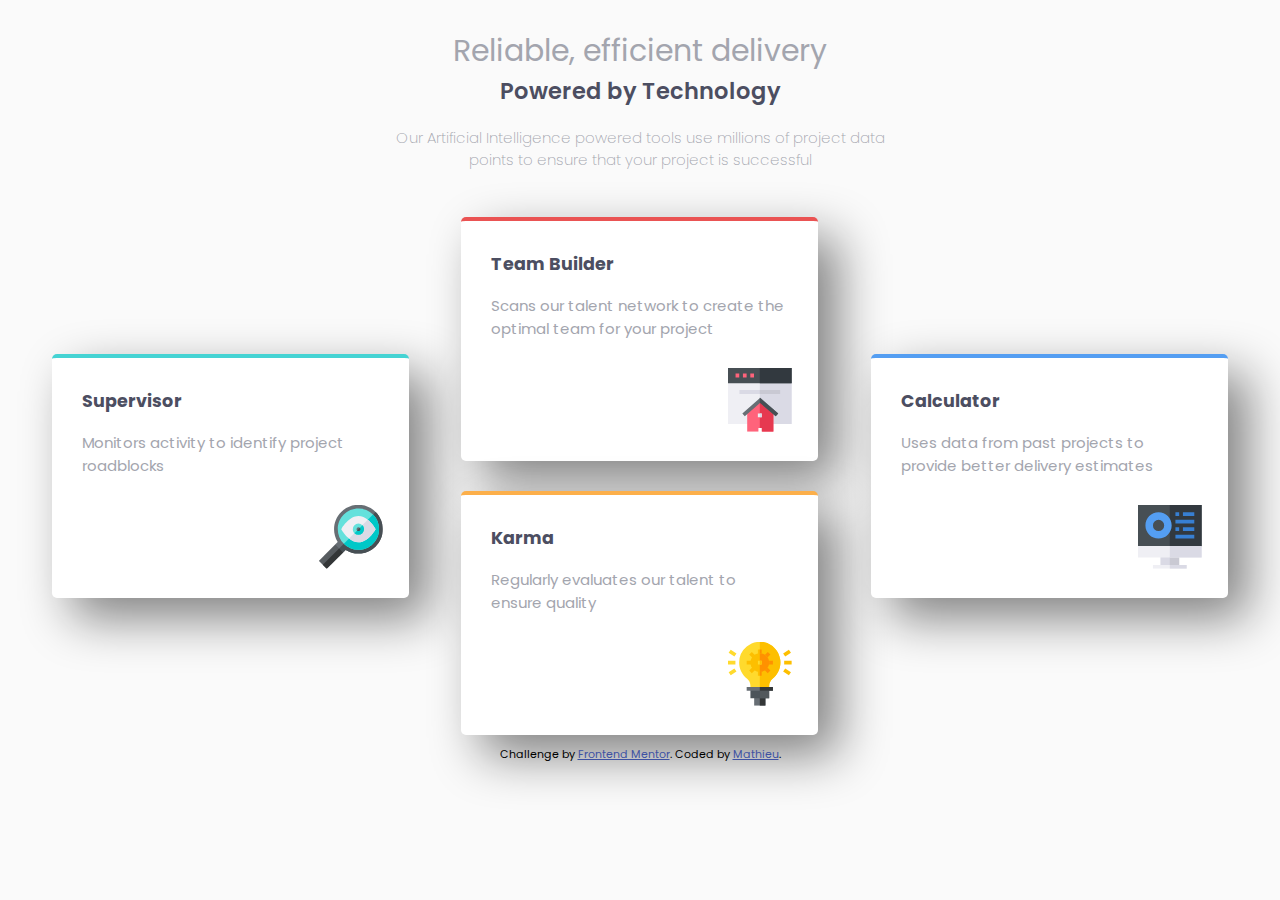
<file: four-card-feature-challenge/index.html>
<!DOCTYPE html>
<html lang="en">
<head>
  	<meta charset="UTF-8">
  	<meta name="viewport" content="width=device-width, initial-scale=1.0"> <!-- displays site properly based on user's device -->

  	<link rel="icon" type="image/png" sizes="32x32" href="./images/favicon-32x32.png">
  
  	<title>Frontend Mentor | Four card feature section</title>

  	<!-- CSS Styles -->
  	<link rel="stylesheet" type="text/css" href="styles.css" />

  	<!-- Font -->
	<link rel="preconnect" href="https://fonts.gstatic.com">
	<link href="https://fonts.googleapis.com/css2?family=Poppins:wght@200;400;600&display=swap" rel="stylesheet">

</head>

<body>
  	<section>
	  	<div id="intro">
		  	<h1>Reliable, efficient delivery</h1>
		  	<h2>Powered by Technology</h2>

		  	<p>Our Artificial Intelligence powered tools use millions of project data <br>points to ensure that your project is successful</p>
	  	</div>

	  	<div class="card" id="supervisor">
		  	<h3>Supervisor</h3>
		  	<p>Monitors activity to identify project roadblocks</p>
		  	<img src="images/icon-supervisor.svg">
	  	</div>

	  	<div class="card" id="teamb">
		  	<h3>Team Builder</h3>
		  	<p>Scans our talent network to create the optimal team for your project</p>
		  	<img src="images/icon-team-builder.svg">
	  	</div>

	  	<div class="card" id="karma">
		  	<h3>Karma</h3>
		  	<p>Regularly evaluates our talent to ensure quality</p>
		  	<img src="images/icon-karma.svg">
	  	</div>

	  	<div class="card" id="calculator">
		  	<h3>Calculator</h3>
		  	<p>Uses data from past projects to provide better delivery estimates</p>
		  	<img src="images/icon-calculator.svg">
	  	</div>
	</section>
  
  	<footer>
    	<p class="attribution">
      	Challenge by <a href="https://www.frontendmentor.io?ref=challenge" target="_blank">Frontend Mentor</a>. 
      	Coded by <a href="https://github.com/MathieuUK21" target="_blank">Mathieu</a>.
    	</p>
  	</footer>
</body>

</html>
</file>
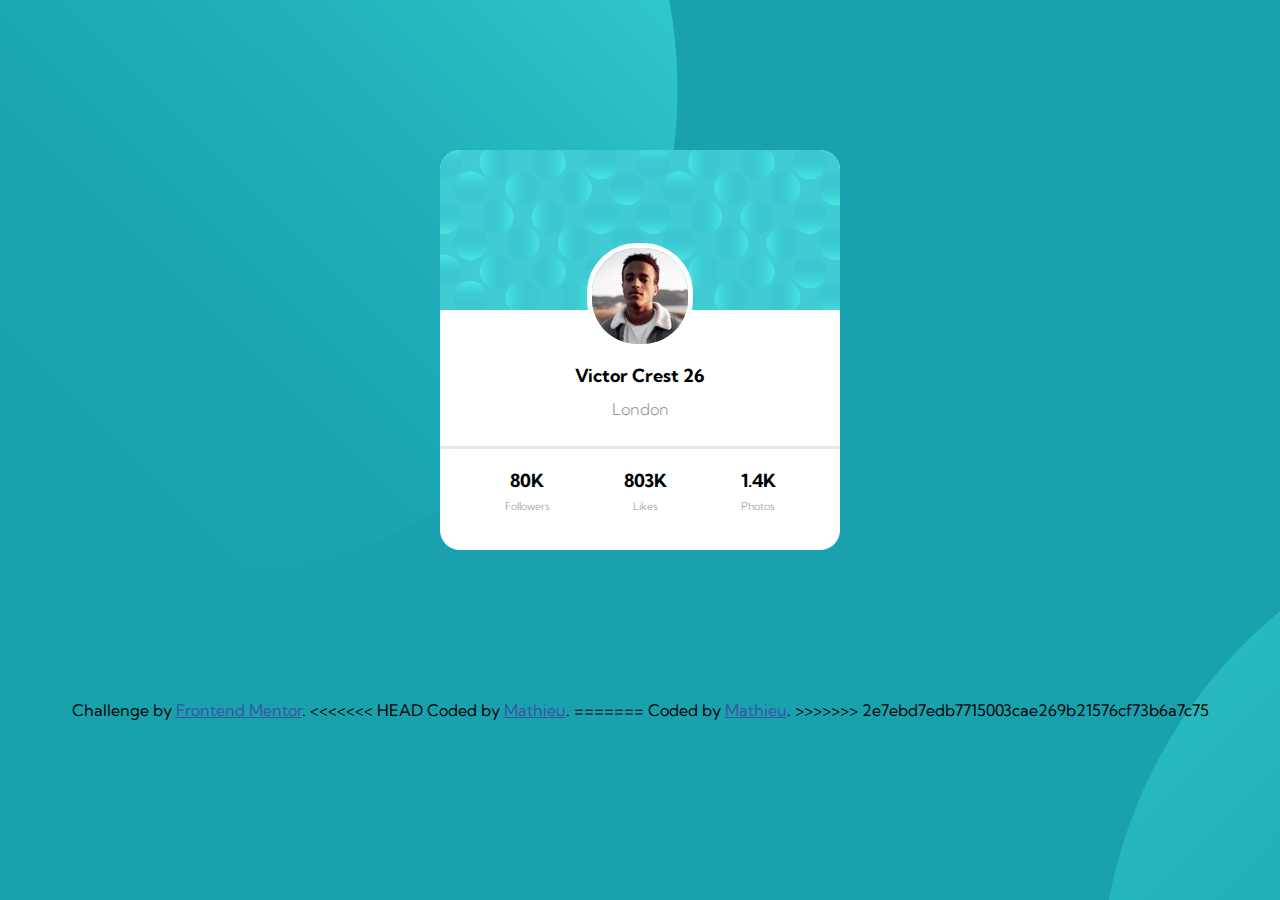
<file: profile-card/index.html>
<!DOCTYPE html>
<html lang="en">
<head>
  <meta charset="UTF-8">
  <meta name="viewport" content="width=device-width, initial-scale=1.0"> <!-- displays site properly based on user's device -->

  <!-- CSS Styles -->
  <link rel="stylesheet" type="text/css" href="styles.css" />
  
  <title>Frontend Mentor | Profile card component</title>

  <!-- Font -->
	<link rel="preconnect" href="https://fonts.gstatic.com">
	<link href="https://fonts.googleapis.com/css2?family=Kumbh+Sans:wght@300;400;700&display=swap" rel="stylesheet">

</head>
<body>

	<section class="card">
		<div>
			<img src="images/bg-pattern-card.svg" id="pattern">
		</div>

		<div>
			<img src="images/image-victor.jpg" id="pic">
		
		</div>

		<div id="name">
			<h1>Victor Crest<span> 26</span></h1>
			<h4>London</h4>
		</div>

		<div id="info">
			<div class="stats">
				<h1>80K</h1>
				<h6>Followers</h6>
			</div>

			<div class="stats">
				<h1>803K</h1>
				<h6>Likes</h6>
			</div>

			<div class="stats">
				<h1>1.4K</h1>
				<h6>Photos</h6>
			</div>
		</div>


	</section>

	<footer class="attribution">
		Challenge by <a href="https://www.frontendmentor.io?ref=challenge" target="_blank">Frontend Mentor</a>. 
<<<<<<< HEAD
		Coded by <a href="https://github.com/MathieuUK21" target="_blank">Mathieu</a>.
=======
		Coded by <a href="https://github.com/MathieuUK21">Mathieu</a>.
>>>>>>> 2e7ebd7edb7715003cae269b21576cf73b6a7c75
	</footer>

</body>
</html>
</file>
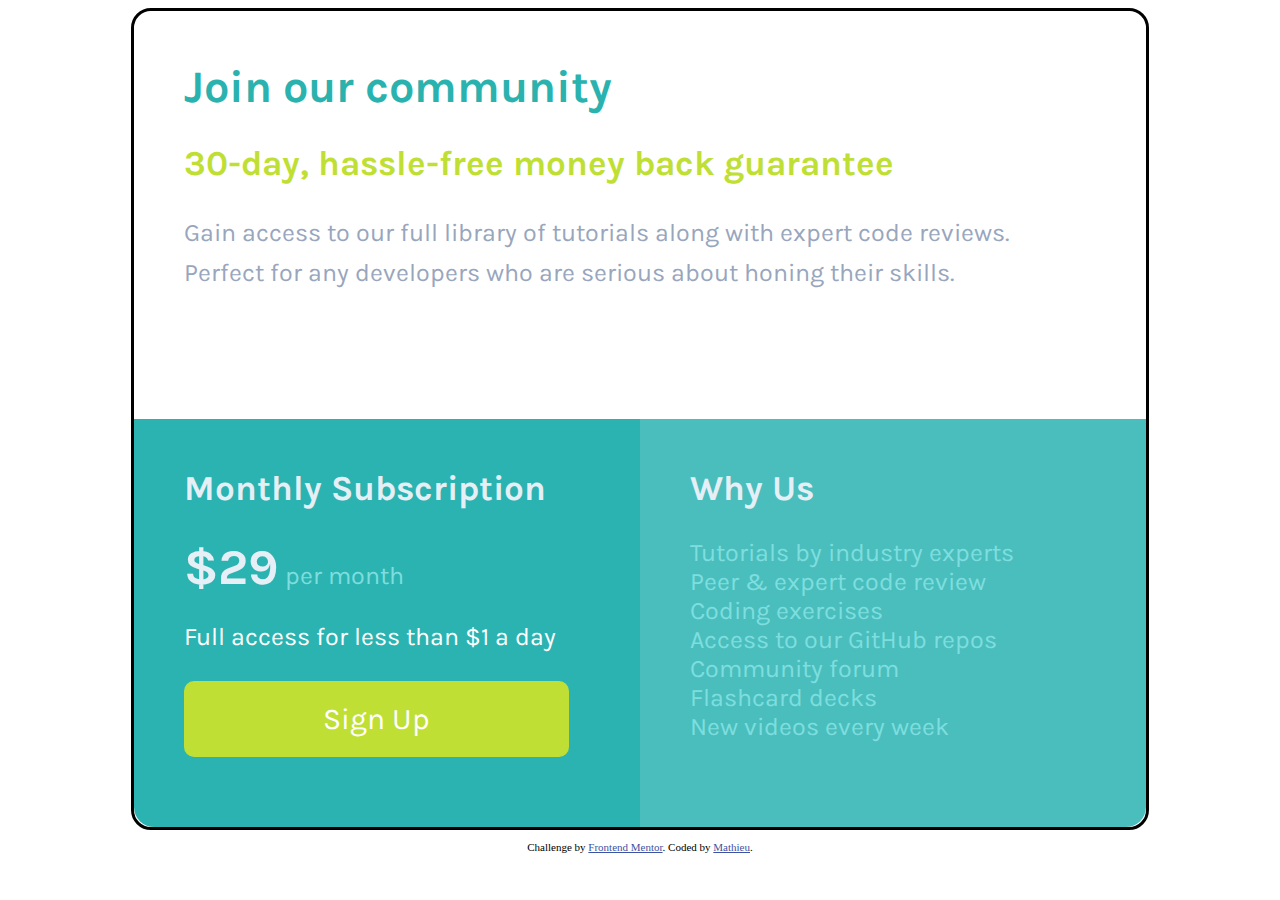
<file: single-price-challenge/index.html>
<!DOCTYPE html>
<html lang="en">
<head>
	<meta charset="UTF-8">
	<meta name="viewport" content="width=device-width, initial-scale=1.0"> <!-- displays site properly based on user's device -->

	<link rel="icon" type="image/png" sizes="32x32" href="./images/favicon-32x32.png">
  
	<title>Frontend Mentor | Single Price Grid Component</title>

	<!-- CSS Styles -->
	<link rel="stylesheet" type="text/css" href="styles.css" />

	<!-- Font -->
	<link rel="preconnect" href="https://fonts.gstatic.com">
	<link href="https://fonts.googleapis.com/css2?family=Karla:wght@400;700&display=swap" rel="stylesheet">

</head>

<body>
	<section id="card">
		<div class="section" id="div1">
			<h1>Join our community</h1>

			<h2>30-day, hassle-free money back guarantee</h2>

			<p>Gain access to our full library of tutorials along with expert code reviews.<br>
			Perfect for any developers who are serious about honing their skills.</p>
			</div>

		<div class="section" id="div2">
			<h2>Monthly Subscription</h2>

			<p><span>&dollar;29</span> per month</p>

			<p id="offer">Full access for less than &dollar;1 a day

			<p id="btn">Sign Up</p>
		</div>

		<div class="section" id="div3">
			<h2>Why Us</h2>

			<p>Tutorials by industry experts<br>
			Peer &amp; expert code review<br>
			Coding exercises<br>
			Access to our GitHub repos<br>
			Community forum<br>
			Flashcard decks<br>
			New videos every week</p>
		</div>
	</section>

  
	<footer>
    	<p class="attribution">
    	Challenge by <a href="https://www.frontendmentor.io?ref=challenge" target="_blank">Frontend Mentor</a>. 
    	Coded by <a href="https://github.com/MathieuUK21" target="_blank">Mathieu</a>.
    	</p>
 	</footer>
</body>

</html>
</file>
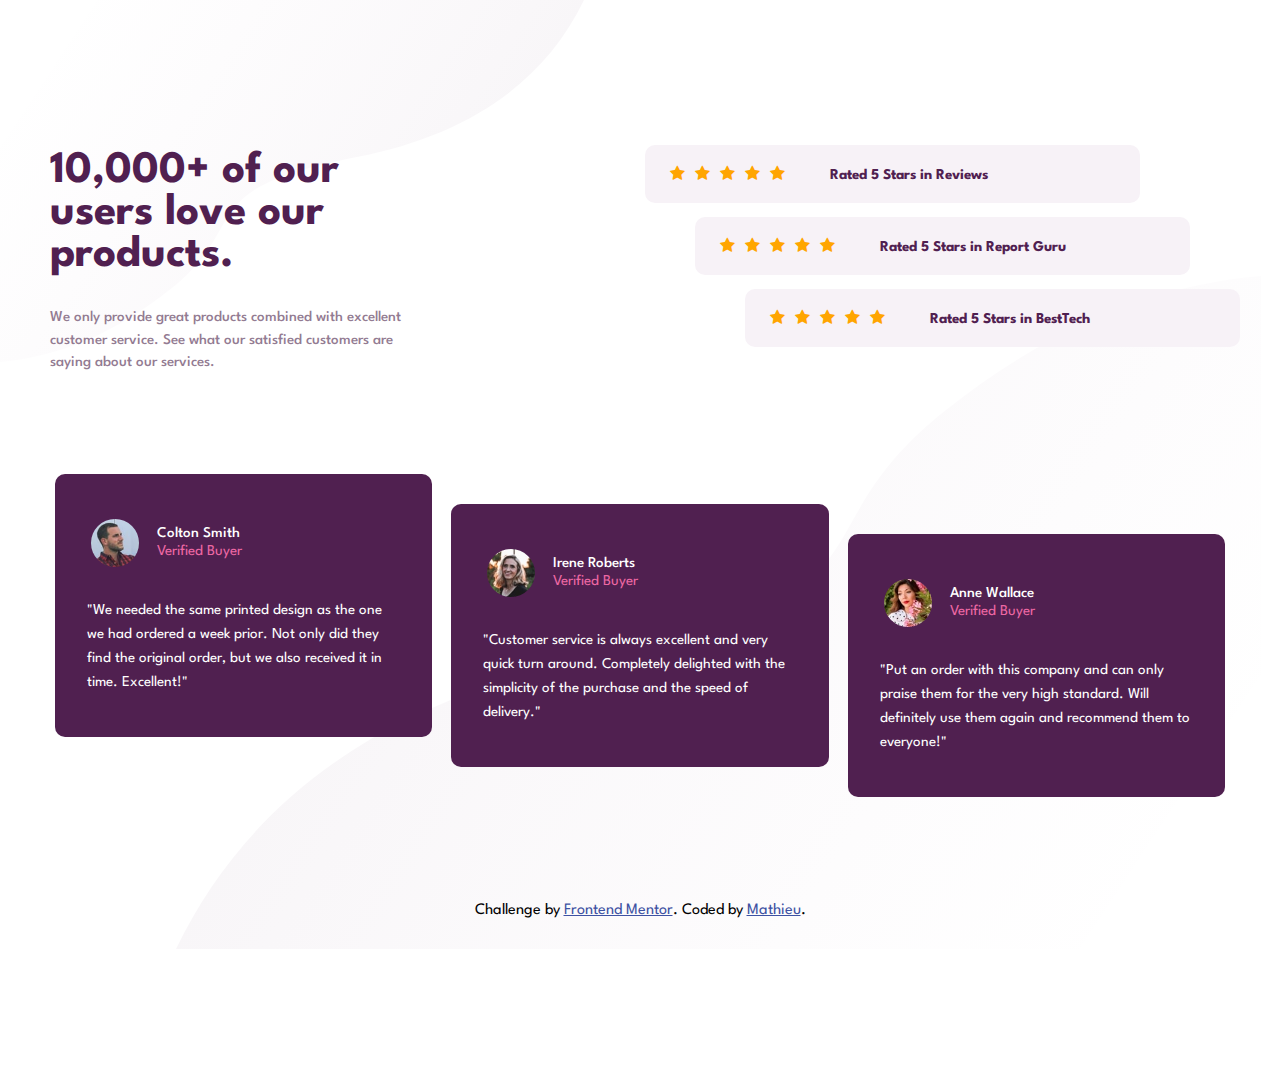
<file: social-proof-challenge/index.html>
<!DOCTYPE html>
<html lang="en">
  <head>
    <meta charset="UTF-8" />
    <meta name="viewport" content="width=device-width, initial-scale=1.0" />
    <!-- displays site properly based on user's device -->

    <link
      rel="icon"
      type="image/png"
      sizes="32x32"
      href="./images/favicon-32x32.png"
    />

    <title>Frontend Mentor | Social proof section</title>

  <!-- CSS Styles -->
  <link rel="stylesheet" type="text/css" href="styles.css" />

  <!-- Font -->
  <link rel="preconnect" href="https://fonts.gstatic.com">
  <link href="https://fonts.googleapis.com/css2?family=Spartan:wght@400;500;700&display=swap" rel="stylesheet">

  <!-- Font Awesome Icon Library -->
  <link rel="stylesheet" href="https://cdnjs.cloudflare.com/ajax/libs/font-awesome/4.7.0/css/font-awesome.min.css">

  </head>

  <body>
    <section id="container">
      <div id="intro">
        <h1>10,000+ of our<br> users love our<br>products.</h1>

        <p>We only provide great products combined with excellent<br>customer service.
        See what our satisfied customers are<br>saying about our services.</p>
      </div>
      
      <div id="ratings">
        <div class="rating" id="r1"><span class="fa fa-star checked"></span><span class="fa fa-star checked"></span><span class="fa fa-star checked"></span><span class="fa fa-star checked"></span><span class="fa fa-star checked"></span><strong>Rated 5 Stars in Reviews</strong></div>
        <div class="rating" id="r2"><span class="fa fa-star checked"></span><span class="fa fa-star checked"></span><span class="fa fa-star checked"></span><span class="fa fa-star checked"></span><span class="fa fa-star checked"></span><strong>Rated 5 Stars in Report Guru</strong></div>
        <div class="rating" id="r3"><span class="fa fa-star checked"></span><span class="fa fa-star checked"></span><span class="fa fa-star checked"></span><span class="fa fa-star checked"></span><span class="fa fa-star checked"></span><strong>Rated 5 Stars in BestTech</strong></div>
      </div>
      
      <div class="testimony" id="t1">
        <img src="images/image-colton.jpg" class="pic">
        <h4>Colton Smith</h4>
        <h5>Verified Buyer</h5>
        <p>"We needed the same printed design as the one we had ordered a week prior.
        Not only did they find the original order, but we also received it in time.
        Excellent!"</p>
      </div>
      
      <div class="testimony" id="t2">
        <img src="images/image-irene.jpg" class="pic">
        <h4>Irene Roberts</h4>
        <h5>Verified Buyer</h5>
        <p>"Customer service is always excellent and very quick turn around. Completely
        delighted with the simplicity of the purchase and the speed of delivery."</p>
      </div>

      <div class="testimony" id="t3">
        <img src="images/image-anne.jpg" class="pic">
        <h4>Anne Wallace</h4>
        <h5>Verified Buyer</h5>
        <p>"Put an order with this company and can only praise them for the very high
        standard. Will definitely use them again and recommend them to everyone!"</p>
      </div>
    </section>

    <div class="attribution">
      Challenge by
      <a href="https://www.frontendmentor.io?ref=challenge" target="_blank"
        >Frontend Mentor</a
      >. Coded by <a href="https://github.com/MathieuUK21" target="_blank">Mathieu</a>.
    </div>
  </body>
</html>
</file>
<file: four-card-feature-challenge/styles.css>
body{
	font-family: 'Poppins', sans-serif;
	font-size: 15px;
	background-color: hsl(0, 0%, 98%);
}

section {
	display: grid;
	grid-template-rows: 0,5fr 1fr 1fr;
	grid-template-columns: 1fr 1fr 1fr;
	grid-gap: 30px;

}

#intro {
	grid-column: 1 / 4;
	grid-row: 1;
	text-align: center;
}

#intro h1 {
	font-weight: 400;
	color: hsl(229, 6%, 66%);
	margin-bottom: 0px;
	padding-bottom: 0px;
}

#intro h2 {
	font-weight: 600;
	color: hsl(234, 12%, 34%);
	margin-top: 0px;
}

#intro p {
	font-weight: 200;
	color: hsl(229, 6%, 66%);
	line-height: 1.5em;
}



.card {
	border-top-style: solid;
	background-color: white;
	border-width: 0.3em;
	border-radius: 5px;
	padding: 30px;
	height: 12em;
	width: 19.8em;
	box-shadow:20px 20px 50px grey; 

}

.card h3 {
	padding-top: 0px;
	margin-top: 0px;
	color: hsl(234, 12%, 34%);
}

.card p {
	color: hsl(229, 6%, 66%);
}

#supervisor{
	grid-column: 1;
	grid-row: 2 / 4;
	border-color: hsl(180, 62%, 55%);
	margin-left: 30px;
	align-self: center;
	justify-self: right;
}

#teamb{
	grid-column: 2;
	grid-row: 2;
	border-color: hsl(0, 78%, 62%);
	justify-self: center;
}

#karma{
	grid-column: 2;
	grid-row: 3;
	border-color: hsl(34, 97%, 64%);
	justify-self: center;
}


#calculator{
	grid-column: 3;
	grid-row: 2 / 4;
	border-color: hsl(212, 86%, 64%);
	margin-right: 30px;
	align-self: center;
	justify-self: left;
}

.card img {
	transform: translate(370%, 20%);
}





.attribution { 
	font-size: 11px; 
	text-align: center; 
}
    
.attribution a { 
	color: hsl(228, 45%, 44%); 
}
</file>
<file: profile-card/styles.css>
body {
	background-color: hsl(185, 75%, 39%); 
	background-image: url(images/bg-pattern-top.svg), url(images/bg-pattern-bottom.svg);
	background-position: -300px -400px, 1100px 500px; 
	background-repeat: no-repeat, no-repeat;
	font-family: 'Kumbh Sans', sans-serif;
}

.card {
	min-height: 400px;
	max-height: 400px;
	min-width: 400px;
	max-width: 400px;
	margin: 150px auto;
	background-color: white;
	border-radius: 20px 20px 20px 20px;
	display: flex;
	flex-direction: column;
	position: relative;
}


#pattern {
	width:100%; 
	border-radius: 20px 20px 0px 0px;
}

#pic {
  	border-radius: 50px;
  	border-style: solid;
  	border-color: white;
  	border-width: 5px;
  	margin-left: auto;
  	margin-right: auto;
  	position: absolute; /* postulat de départ */
  	top: 36.5%; left: 50%; /* à 50%/50% du parent référent */
  	transform: translate(-50%, -50%); /* décalage de 50% de sa propre taille */
  }

#name {
 	display: flex;
 	flex-direction: column;
	align-self: center;
 	padding-top: 50px;
 	line-height: 0em;
 	margin-bottom: 0px;

 }

 h1{
 	text-align: center;
 	font-weight: 700;
 	font-size: 18px;
 }


 h4, h6{
 	text-align: center;
 	font-weight: 300;
 	color: hsl(0, 0%, 59%);
 }

#info {
	margin-top: 15px;
	padding-top: 20px;
	text-align: center;
	line-height: 0em;
 	border-top: solid;
	border-color: rgb(232,232,232);
}

#info .stats {
	display: inline-block;
	padding-left: 35px;
	padding-right: 35px;
	line-height: 0em;
}

footer{
	text-align: center;
}


 .attribution a { 
 	color: hsl(228, 45%, 44%); 
 }
</file>
<file: single-price-challenge/styles.css>
@media screen and (min-width: 1000px) {

body, footer {
display: flex;
flex-direction: column;
}


#card {
	border-style: solid;
	border-color: black;
    display: grid;
    display: inline-grid;
    grid-template: 1fr 1fr / 1fr 1fr;
    border-radius: 20px;
	font-family: 'Karla', sans-serif;
	font-weight: 400;
	width:80%;
	align-self: center;
}

.section {
	padding-top: 20px;
	padding-left: 50px;
	padding-right: 50px;
	padding-bottom: 40px;
}

#div1 {
    grid-column: 1 / 3;
    background-color: white;
    border-top-left-radius: 20px;
    border-top-right-radius: 20px;
}

#div1 h1 {
	font-weight: 700;
	color: hsl(179, 62%, 43%);
	font-size: 45px;
}

#div1 h2 {
	font-weight: 700;
	font-size: 35px;
	color: hsl(71, 73%, 54%)
}

#div1 p {
	font-size: 25px;
	color: hsl(218, 22%, 67%);
	line-height: 1.6;
}



#div2 {
    background-color: #2bb3b1;
    border-bottom-left-radius: 20px;
}

#div2 h2 {
	font-weight: 700;
	font-size: 35px;
	color: hsl(204, 43%, 93%);
}

#div2 p span {
	font-weight: 700;
	font-size: 50px;
	color: hsl(204, 43%, 93%);
}

#div2 p {
	font-size: 25px;
	color: #7ededf;

}

#div2 #offer {
	font-size: 25px;
	color: white;
}

#div2 #btn {
	font-size: 30px;
	color: white;
	background-color: hsl(71, 73%, 54%);
	text-align: center;
	padding: 20px 40px 20px;
	border-radius: 10px;
	width: 75%;
}


#div3 {
    background-color: #4abebd;
    border-bottom-right-radius: 20px;
}

#div3 h2 {
	font-weight: 700;
	font-size: 35px;
	color: hsl(204, 43%, 93%);
}

#div3 p {
	font-size: 25px;
	color: #7ededf;
}

.attribution { 
	font-size: 11px; text-align: center; 
}
    
.attribution a { 
	color: hsl(228, 45%, 44%); 
}

}





@media screen and (min-width: 375px) and (max-width: 1000px){

body, footer {
display: flex;
flex-direction: column;
}


#card {
	border-style: solid;
	border-color: black;
    display: grid;
    display: inline-grid;
    grid-template: 0.6fr 0.6fr 0.6fr / 1fr;
    border-radius: 20px;
	font-family: 'Karla', sans-serif;
	font-weight: 400;
	width:80%;
	align-self: center;
}

.section {
	padding-top: 20px;
	padding-left: 50px;
	padding-right: 50px;
	padding-bottom: 40px;
}

#div1 {
    background-color: white;
    border-top-left-radius: 20px;
    border-top-right-radius: 20px;
}

#div1 h1 {
	font-weight: 700;
	color: hsl(179, 62%, 43%);
	font-size: 35px;
}

#div1 h2 {
	font-weight: 700;
	font-size: 25px;
	color: hsl(71, 73%, 54%)
}

#div1 p {
	font-size: 15px;
	color: hsl(218, 22%, 67%);
	line-height: 1.6;
}



#div2 {
    background-color: #2bb3b1;
}

#div2 h2 {
	font-weight: 700;
	font-size: 25px;
	color: hsl(204, 43%, 93%);
}

#div2 p span {
	font-weight: 700;
	font-size: 40px;
	color: hsl(204, 43%, 93%);
}

#div2 p {
	font-size: 15px;
	color: #7ededf;

}

#div2 #offer {
	font-size: 15px;
	color: white;
}

#div2 #btn {
	font-size: 20px;
	color: white;
	background-color: hsl(71, 73%, 54%);
	text-align: center;
	padding: 20px 40px 20px;
	border-radius: 10px;
	width: 75%;
}


#div3 {
    background-color: #4abebd;
    border-bottom-right-radius: 20px;
    border-bottom-left-radius: 20px;
}

#div3 h2 {
	font-weight: 700;
	font-size: 25px;
	color: hsl(204, 43%, 93%);
}

#div3 p {
	font-size: 15px;
	color: #7ededf;
	height: 100%;
}

.attribution { 
	font-size: 11px; text-align: center; 
}
    
.attribution a { 
	color: hsl(228, 45%, 44%); 
}

}
</file>
<file: social-proof-challenge/styles.css>
html {
	background-image: url(images/bg-pattern-bottom-desktop.svg), url(images/bg-pattern-top-desktop.svg);
	background-repeat: no-repeat no-repeat;
	background-position: 90% 70%, 0% 0%;
}

body {
	font-family: 'Spartan', sans-serif;
	margin: 150px 50px;
}

section {
	display: grid;
	grid-template-rows: 13% 13% 13% 51%;
	grid-template-columns: 1fr 1fr 1fr 1fr 1fr 1fr;
	grid-gap: 10px;
}


#intro {
	grid-column: 1 / 4;
	grid-row: 1 / 4;
}

#intro h1{
	font-size: 45px;
	font-weight: 700;
	color: hsl(300, 43%, 22%);
	padding-top: 0px;
	margin-top: 0px;
}

#intro p{
	font-size: 15px;
	font-weight: 500;
	color: hsl(303, 10%, 53%);
	line-height: 1.5em;

}


#ratings {
	grid-column: 4 / 7;
	grid-row: 1 / 4;
	display: grid;
	grid-template-rows: 3em 3em 3em;
	grid-gap: 1.5em;
	align-items: center;
	margin-bottom: 100px;
}

.rating {
	background-color: hsl(300, 24%, 96%);
	border-radius: 10px;
	padding-left: 20px;
	padding-top: 20px;
	padding-bottom: 20px;
	width: 475px;
}


.checked {
  color: orange;
  margin-left: 5px;
  margin-right: 5px;
}

strong {
	padding-left: 40px;
	font-size: 15px;
	font-weight: 700;
	color: hsl(300, 43%, 22%);
}

#r2 {
	margin-left: 50px;
}

#r3 {
	margin-left: 100px;
}

.testimony {
	background-color: hsl(300, 43%, 22%);
	border-radius: 10px;
	padding: 2em;
	margin: 0.3em;
	margin-top: 50px;
}


.testimony img {
	position: absolute;
	border-radius: 50px;
	transform: scale(0.6) translateY(-5px) translateX(-20px) ;
}


.testimony h4 {
	font-size: 15px;
	color: white;
	font-weight: 500;
	margin-bottom: 5px;
	margin-left: 70px;
}

.testimony h5 {
	font-size: 15px;
	color: hsl(333, 80%, 67%);
	font-weight: 400;
	margin-top: -0.01em;
	margin-left: 70px;
}

.testimony p {
	font-size: 15px;
	color: white;
	font-weight: 400;
	line-height: 1.6em;
	padding-top: 1em;
}


#t1 {
	grid-column: 1 / 3;
}


#t2 {
	grid-column: 3 / 5;
	transform: translateY(30px);
}


#t3 {
	grid-column: 5 / 7;
	transform: translateY(60px);
}


.attribution {
	font-size: 16px;
    text-align: center;
    margin-top: 8em;
}

.attribution a {
    color: hsl(228, 45%, 44%);
}
</file>
